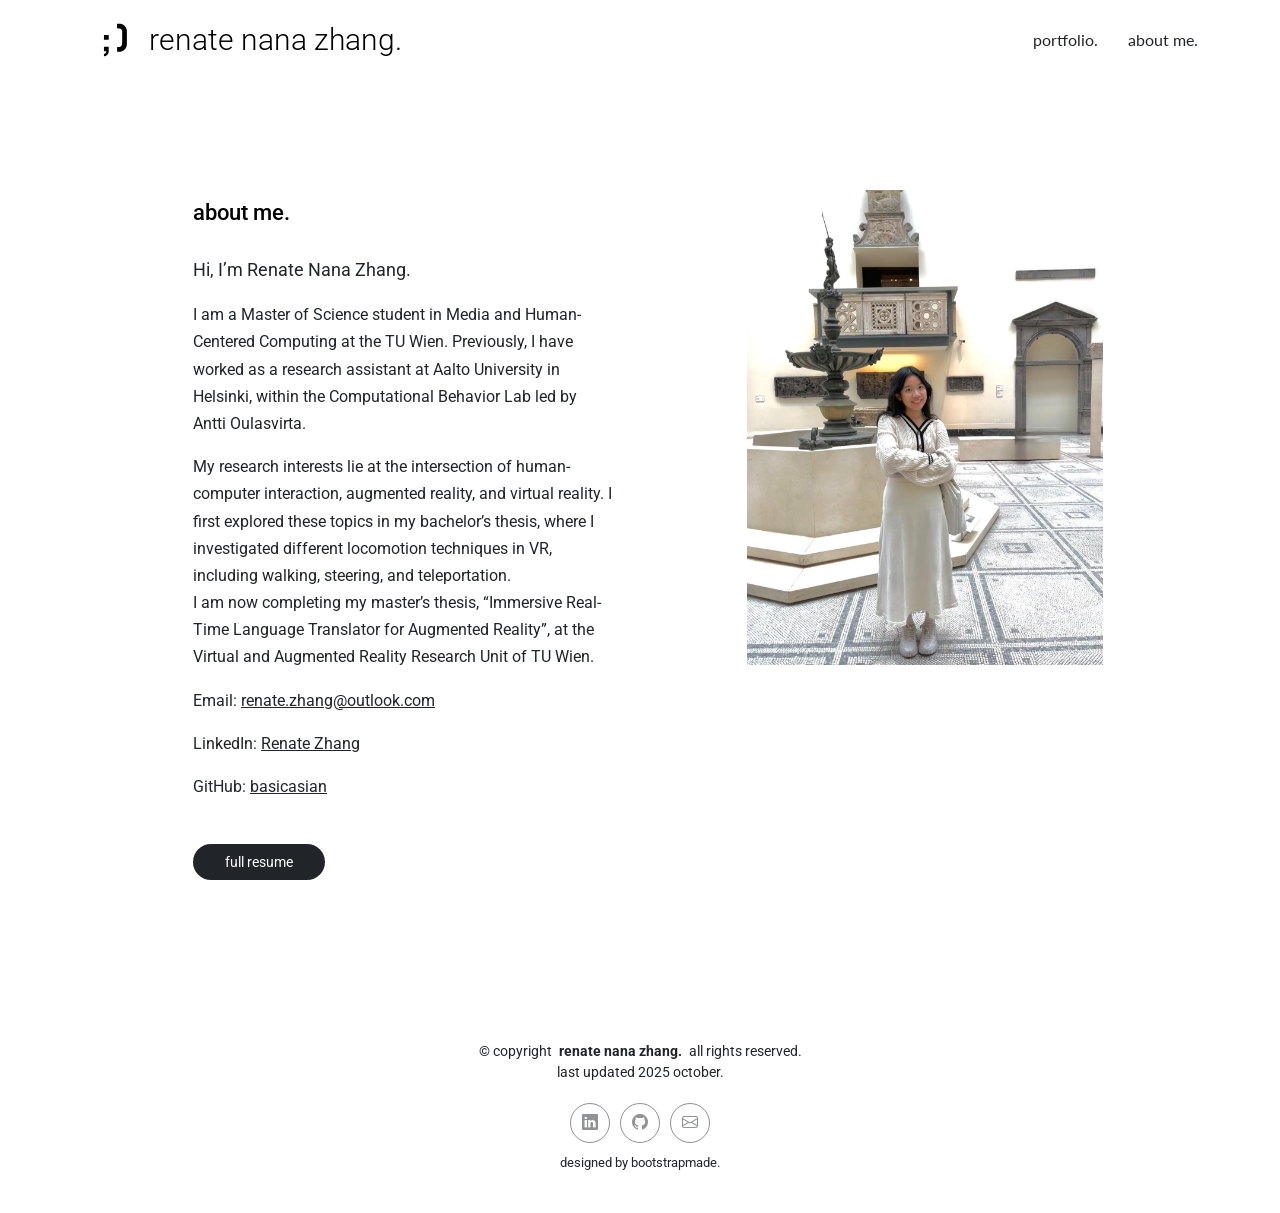
<file: about.html>
<!DOCTYPE html>
<html lang="en">

<head>
  <meta charset="utf-8">
  <meta content="width=device-width, initial-scale=1.0" name="viewport">
  <title>about me.</title>
  <meta name="description" content="">
  <meta name="keywords" content="">

  <!-- Favicons -->
  <link href="assets/img/logo.png" rel="icon">

  <!-- Fonts -->
  <link href="https://fonts.googleapis.com" rel="preconnect">
  <link href="https://fonts.gstatic.com" rel="preconnect" crossorigin>
  <link
    href="https://fonts.googleapis.com/css2?family=Roboto:ital,wght@0,100;0,300;0,400;0,500;0,700;0,900;1,100;1,300;1,400;1,500;1,700;1,900&family=Lato:ital,wght@0,100;0,300;0,400;0,700;0,900;1,100;1,300;1,400;1,700;1,900&display=swap"
    rel="stylesheet">

  <!-- Vendor CSS Files -->
  <link href="assets/vendor/bootstrap/css/bootstrap.min.css" rel="stylesheet">
  <link href="assets/vendor/bootstrap-icons/bootstrap-icons.css" rel="stylesheet">
  <link href="assets/vendor/aos/aos.css" rel="stylesheet">
  <link href="assets/vendor/swiper/swiper-bundle.min.css" rel="stylesheet">
  <link href="assets/vendor/glightbox/css/glightbox.min.css" rel="stylesheet">

  <!-- Main CSS File -->
  <link href="assets/css/main.css" rel="stylesheet">

  <!-- =======================================================
  * Template Name: Active
  * Template URL: https://bootstrapmade.com/active-bootstrap-website-template/
  * Updated: Aug 07 2024 with Bootstrap v5.3.3
  * Author: BootstrapMade.com
  * License: https://bootstrapmade.com/license/
  ======================================================== -->
</head>

<body class="about-page">

  <header id="header" class="header d-flex align-items-center sticky-top">
    <div class="container-fluid container-xl position-relative d-flex align-items-center justify-content-between">

      <a href="index.html" class="logo d-flex align-items-center">
        <!-- Uncomment the line below if you also wish to use an image logo -->
        <img src="assets/img/logo.svg" alt="logo">
        <h1 class="sitename">renate nana zhang.</h1>
      </a>

      <nav id="navmenu" class="navmenu">
        <ul>
          <li><a href="index.html">portfolio.</a></li>
          <li><a href="about.html" class="active">about me.</a></li>
        </ul>
        <i class="mobile-nav-toggle d-xl-none bi bi-list"></i>
      </nav>

    </div>
  </header>


  <main class="main">

    <!-- About 2 Section -->
    <section id="about-2" class="about-2 section">

      <div class="container">
        <div class="content">
          <div class="row justify-content-center">
            <div class="col-sm-12 col-md-5 col-lg-4 col-xl-4 order-lg-2 offset-xl-1 mb-4">
              <div class="img-wrap text-center text-md-left" data-aos="fade-up" data-aos-delay="100">
                <div class="img">
                  <img src="assets/img/me.jpeg" alt="circle image" class="img-fluid">
                </div>
              </div>
            </div>

            <div class="offset-md-0 col-sm-12 col-md-5 col-lg-5 col-xl-5" data-aos="fade-up">
              <div class="px-3">
                <span class="content-subtitle"></span>
                <h2 class="content-title text-start">
                  about me.
                </h2>
                <p class="lead">
                  Hi, I’m Renate Nana Zhang.
                </p>

                <p>
                  I am a Master of Science student in
                  <a href="https://informatics.tuwien.ac.at/master/media-and-human-centered-computing/" target="_blank"
                    rel="noopener noreferrer">
                    Media and Human-Centered Computing
                  </a>
                  at the
                  <a href="https://www.tuwien.at/" target="_blank" rel="noopener noreferrer">
                    TU Wien</a>.
                  Previously, I have worked as a research assistant at
                  <a href="https://www.aalto.fi/en" target="_blank" rel="noopener noreferrer">
                    Aalto University
                  </a> in Helsinki, within the
                  <a href="https://cbl.aalto.fi/" target="_blank" rel="noopener noreferrer">
                    Computational Behavior Lab
                  </a> led by Antti Oulasvirta.
                </p>

                <p class="mb-3">
                  My research interests lie at the intersection of human-computer interaction, augmented reality, and
                  virtual reality.
                  I first explored these topics in my
                  <a href="./assets/pdf/bachelor_thesis.pdf" download="bachelor_thesis_zhang" target="_blank"
                    rel="noopener noreferrer">
                    bachelor’s thesis</a>, where I investigated different locomotion techniques in VR, including walking, steering, and
                  teleportation.
                  <br>
                  I am now completing my master’s thesis,
                  <a href="https://www.vr.tuwien.ac.at/topics/immersive-real-time-language-translator-for-augmented-reality/"
                    target="_blank" rel="noopener noreferrer">
                    “Immersive Real-Time Language Translator for Augmented Reality”</a>, at the
                  <a href="https://www.vr.tuwien.ac.at/" target="_blank" rel="noopener noreferrer">
                    Virtual and Augmented Reality Research Unit
                  </a> of TU Wien.
                </p>

                <p>
                  Email:
                  <u>
                    <a href="mailto: renate.zhang@outlook.com" target="_blank"
                      rel="noopener noreferrer">renate.zhang@outlook.com</a>
                  </u>
                </p>
                <p>
                  LinkedIn:
                  <u>
                    <a href="https://www.linkedin.com/in/renate-zhang/" target="_blank" rel="noopener noreferrer">Renate
                      Zhang</a>
                  </u>
                </p>
                <p>
                  GitHub:
                  <u>
                    <a href="https://github.com/renatezhang" target="_blank" rel="noopener noreferrer">basicasian</a>
                  </u>
                </p>
                <p class="mt-5">
                  <a href="./assets/pdf/cv_zhang2025.pdf" download="cv_zhang" target="_blank" rel="noopener noreferrer"
                    class="btn-get-started">full resume</a>
                </p>
              </div>
            </div>
          </div>
        </div>
      </div>
    </section><!-- /About 2 Section -->


  </main>

  <footer id="footer" class="footer">

    <div class="container">
      <div class="copyright text-center ">
        <p>© <span>copyright</span> <strong class="px-1 sitename">renate nana zhang.</strong> <span>all rights
            reserved.</span></p>
        <p>last updated 2025 october.</p>
      </div>
      <div class="social-links d-flex justify-content-center">
        <a href="https://www.linkedin.com/in/renate-zhang/"><i class="bi bi-linkedin"></i></a>
        <a href="https://github.com/basicasian"><i class="bi bi-github"></i></a>
        <a href="mailto: renate.zhang@outlook.com"><i class="bi bi-envelope"></i></a>
      </div>
      <div class="credits">
        <!-- All the links in the footer should remain intact. -->
        <!-- You can delete the links only if you've purchased the pro version. -->
        <!-- Licensing information: https://bootstrapmade.com/license/ -->
        <!-- Purchase the pro version with working PHP/AJAX contact form: [buy-url] -->
        designed by <a href="https://bootstrapmade.com/">bootstrapmade.</a>
      </div>
    </div>

  </footer>

  <!-- Scroll Top -->
  <a href="#" id="scroll-top" class="scroll-top d-flex align-items-center justify-content-center"><i
      class="bi bi-arrow-up-short"></i></a>

  <!-- Preloader -->
  <div id="preloader"></div>

  <!-- Vendor JS Files -->
  <script src="assets/vendor/bootstrap/js/bootstrap.bundle.min.js"></script>
  <script src="assets/vendor/php-email-form/validate.js"></script>
  <script src="assets/vendor/aos/aos.js"></script>
  <script src="assets/vendor/swiper/swiper-bundle.min.js"></script>
  <script src="assets/vendor/purecounter/purecounter_vanilla.js"></script>
  <script src="assets/vendor/glightbox/js/glightbox.min.js"></script>
  <script src="assets/vendor/imagesloaded/imagesloaded.pkgd.min.js"></script>
  <script src="assets/vendor/isotope-layout/isotope.pkgd.min.js"></script>

  <!-- Main JS File -->
  <script src="assets/js/main.js"></script>

</body>

</html>
</file>
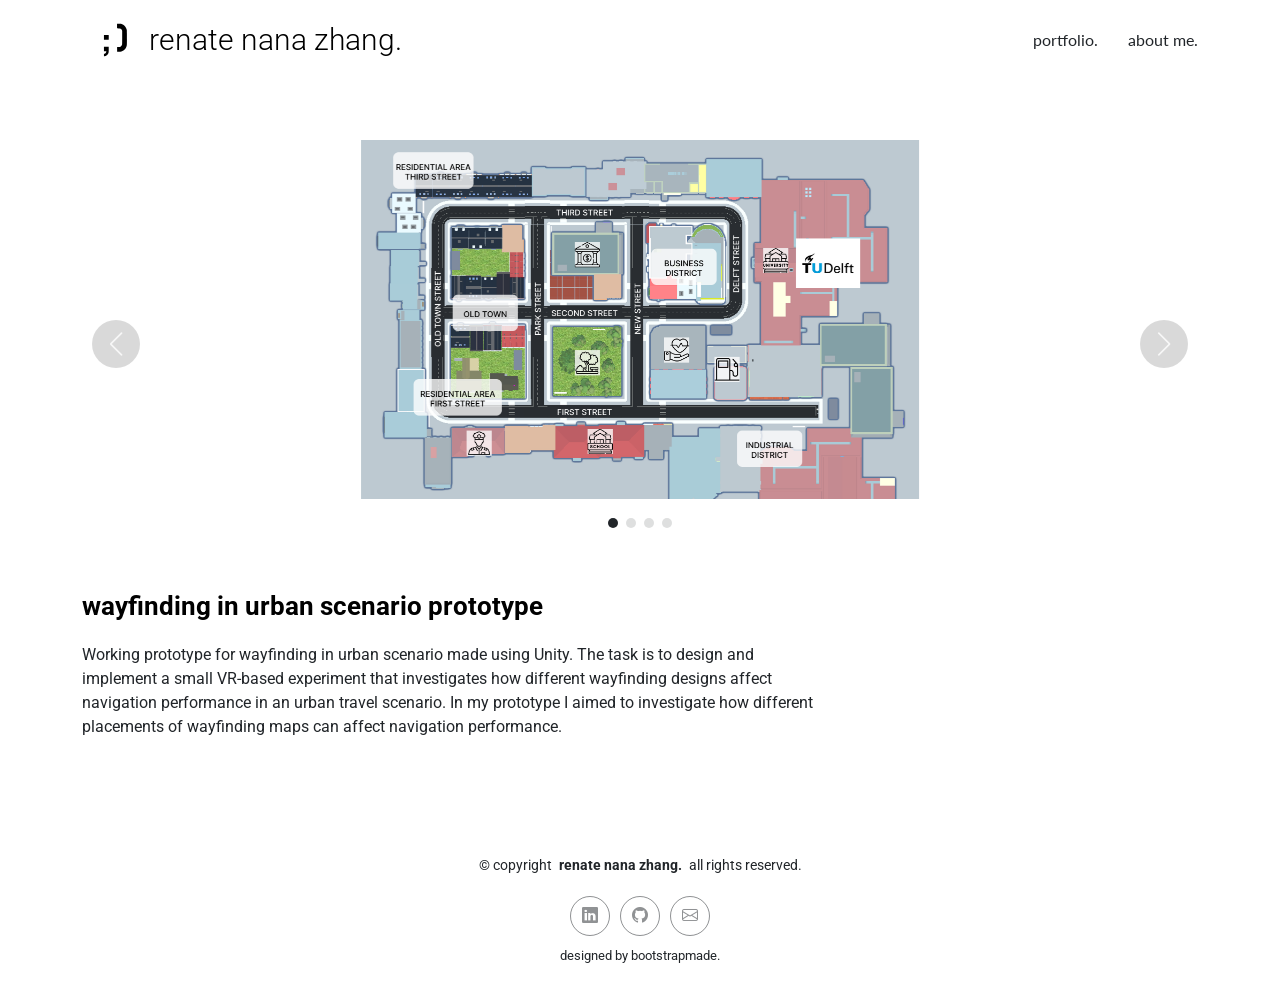
<file: portfolio-delftprototype.html>
<!DOCTYPE html>
<html lang="en">

<head>
  <meta charset="utf-8">
  <meta content="width=device-width, initial-scale=1.0" name="viewport">
  <title>wayfinding in urban scenario prototype.</title>
  <meta name="description" content="">
  <meta name="keywords" content="">

  <!-- Favicons -->
  <link href="assets/img/logo.png" rel="icon">

  <!-- Fonts -->
  <link href="https://fonts.googleapis.com" rel="preconnect">
  <link href="https://fonts.gstatic.com" rel="preconnect" crossorigin>
  <link
    href="https://fonts.googleapis.com/css2?family=Roboto:ital,wght@0,100;0,300;0,400;0,500;0,700;0,900;1,100;1,300;1,400;1,500;1,700;1,900&family=Lato:ital,wght@0,100;0,300;0,400;0,700;0,900;1,100;1,300;1,400;1,700;1,900&display=swap"
    rel="stylesheet">

  <!-- Vendor CSS Files -->
  <link href="assets/vendor/bootstrap/css/bootstrap.min.css" rel="stylesheet">
  <link href="assets/vendor/bootstrap-icons/bootstrap-icons.css" rel="stylesheet">
  <link href="assets/vendor/aos/aos.css" rel="stylesheet">
  <link href="assets/vendor/swiper/swiper-bundle.min.css" rel="stylesheet">
  <link href="assets/vendor/glightbox/css/glightbox.min.css" rel="stylesheet">

  <!-- Main CSS File -->
  <link href="assets/css/main.css" rel="stylesheet">

  <!-- =======================================================
  * Template Name: Active
  * Template URL: https://bootstrapmade.com/active-bootstrap-website-template/
  * Updated: Aug 07 2024 with Bootstrap v5.3.3
  * Author: BootstrapMade.com
  * License: https://bootstrapmade.com/license/
  ======================================================== -->
</head>

<body class="portfolio-details-page">

  <header id="header" class="header d-flex align-items-center sticky-top">
    <div class="container-fluid container-xl position-relative d-flex align-items-center justify-content-between">

      <a href="index.html" class="logo d-flex align-items-center">
        <!-- Uncomment the line below if you also wish to use an image logo -->
        <img src="assets/img/logo.svg" alt="logo">
        <h1 class="sitename">renate nana zhang.</h1>
      </a>

      <nav id="navmenu" class="navmenu">
        <ul>
          <li><a href="index.html" class="active">portfolio.</a></li>
          <li><a href="about.html">about me.</a></li>
        </ul>
        <i class="mobile-nav-toggle d-xl-none bi bi-list"></i>
      </nav>

    </div>
  </header>

  <main class="main">

    <!-- Portfolio Details Section -->
    <section id="portfolio-details" class="portfolio-details section">

      <div class="container" data-aos="fade-up">

        <div class="portfolio-details-slider swiper init-swiper">
          <script type="application/json" class="swiper-config">
            {
              "loop": true,
              "speed": 600,
              "autoplay": {
                "delay": 5000
              },
              "slidesPerView": "auto",
              "navigation": {
                "nextEl": ".swiper-button-next",
                "prevEl": ".swiper-button-prev"
              },
              "pagination": {
                "el": ".swiper-pagination",
                "type": "bullets",
                "clickable": true
              }
            }
          </script>
          <div class="swiper-wrapper align-items-center">

            <div class="swiper-slide">
              <img src="assets/img/portfolio/delft-prototype-map.png" alt="map">
            </div>

            <div class="swiper-slide">
              <img src="assets/img/portfolio/delft-prototype-game1.png" alt="game screenshot">
            </div>

            <div class="swiper-slide">
              <img src="assets/img/portfolio/delft-prototype-game2.png" alt="game screenshot">
            </div>

            <div class="swiper-slide">
              <img src="assets/img/portfolio/delft-prototype-game3.png" alt="game screenshot">
            </div>

          </div>
          <div class="swiper-button-prev"></div>
          <div class="swiper-button-next"></div>
          <div class="swiper-pagination"></div>
        </div>

        <div class="row justify-content-between gy-4 mt-4">

          <div class="col-lg-8" data-aos="fade-up">
            <div class="portfolio-description">
              <h2>wayfinding in urban scenario prototype</h2>
              <p>
                Working prototype for wayfinding in urban scenario made using Unity. The task is to design and implement a small VR-based experiment that investigates how different wayfinding designs affect navigation performance in an urban travel scenario. 
                In my prototype I aimed to investigate how different placements of wayfinding maps can affect navigation performance. </p>
            </div>
          </div>
        </div>

      </div>

    </section><!-- /Portfolio Details Section -->

  </main>

  <footer id="footer" class="footer">

    <div class="container">
      <div class="copyright text-center ">
        <p>© <span>copyright</span> <strong class="px-1 sitename">renate nana zhang.</strong> <span>all rights
            reserved.</span></p>
      </div>
      <div class="social-links d-flex justify-content-center">
        <a href="https://www.linkedin.com/in/renate-zhang/"><i class="bi bi-linkedin"></i></a>
        <a href="https://github.com/basicasian"><i class="bi bi-github"></i></a>
        <a href="mailto: renate.zhang@outlook.com"><i class="bi bi-envelope"></i></a>
      </div>
      <div class="credits">
        <!-- All the links in the footer should remain intact. -->
        <!-- You can delete the links only if you've purchased the pro version. -->
        <!-- Licensing information: https://bootstrapmade.com/license/ -->
        <!-- Purchase the pro version with working PHP/AJAX contact form: [buy-url] -->
        designed by <a href="https://bootstrapmade.com/">bootstrapmade.</a>
      </div>
    </div>

  </footer>

  <!-- Scroll Top -->
  <a href="#" id="scroll-top" class="scroll-top d-flex align-items-center justify-content-center"><i
      class="bi bi-arrow-up-short"></i></a>

  <!-- Preloader -->
  <div id="preloader"></div>

  <!-- Vendor JS Files -->
  <script src="assets/vendor/bootstrap/js/bootstrap.bundle.min.js"></script>
  <script src="assets/vendor/php-email-form/validate.js"></script>
  <script src="assets/vendor/aos/aos.js"></script>
  <script src="assets/vendor/swiper/swiper-bundle.min.js"></script>
  <script src="assets/vendor/purecounter/purecounter_vanilla.js"></script>
  <script src="assets/vendor/glightbox/js/glightbox.min.js"></script>
  <script src="assets/vendor/imagesloaded/imagesloaded.pkgd.min.js"></script>
  <script src="assets/vendor/isotope-layout/isotope.pkgd.min.js"></script>

  <!-- Main JS File -->
  <script src="assets/js/main.js"></script>

</body>

</html>
</file>
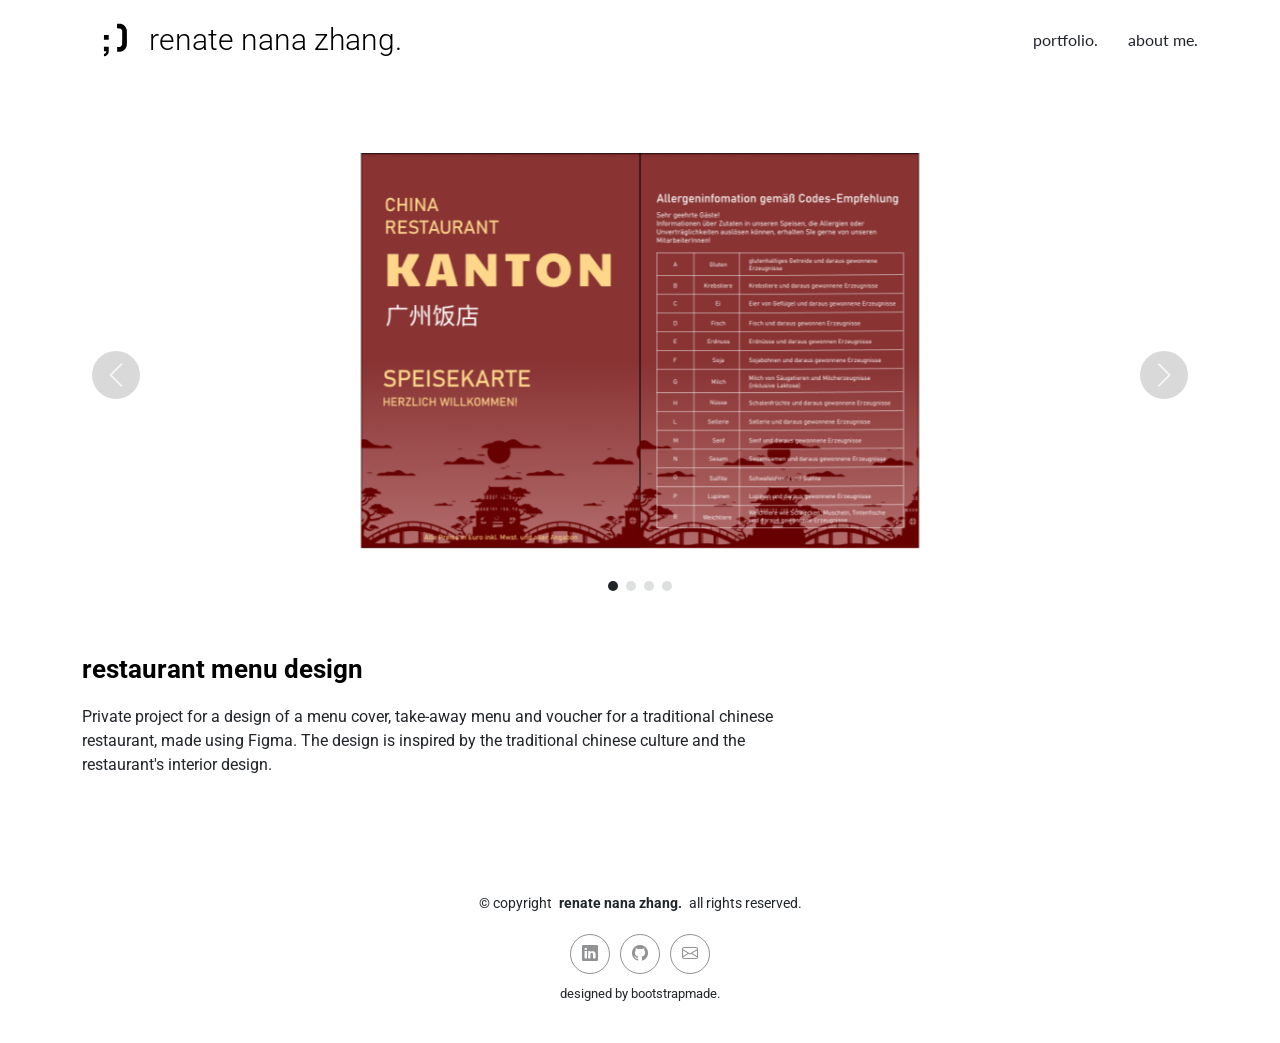
<file: portfolio-restaurant.html>
<!DOCTYPE html>
<html lang="en">

<head>
  <meta charset="utf-8">
  <meta content="width=device-width, initial-scale=1.0" name="viewport">
  <title>restaurant menu design.</title>
  <meta name="description" content="">
  <meta name="keywords" content="">

  <!-- Favicons -->
  <link href="assets/img/logo.png" rel="icon">

  <!-- Fonts -->
  <link href="https://fonts.googleapis.com" rel="preconnect">
  <link href="https://fonts.gstatic.com" rel="preconnect" crossorigin>
  <link
    href="https://fonts.googleapis.com/css2?family=Roboto:ital,wght@0,100;0,300;0,400;0,500;0,700;0,900;1,100;1,300;1,400;1,500;1,700;1,900&family=Lato:ital,wght@0,100;0,300;0,400;0,700;0,900;1,100;1,300;1,400;1,700;1,900&display=swap"
    rel="stylesheet">

  <!-- Vendor CSS Files -->
  <link href="assets/vendor/bootstrap/css/bootstrap.min.css" rel="stylesheet">
  <link href="assets/vendor/bootstrap-icons/bootstrap-icons.css" rel="stylesheet">
  <link href="assets/vendor/aos/aos.css" rel="stylesheet">
  <link href="assets/vendor/swiper/swiper-bundle.min.css" rel="stylesheet">
  <link href="assets/vendor/glightbox/css/glightbox.min.css" rel="stylesheet">

  <!-- Main CSS File -->
  <link href="assets/css/main.css" rel="stylesheet">

  <!-- =======================================================
  * Template Name: Active
  * Template URL: https://bootstrapmade.com/active-bootstrap-website-template/
  * Updated: Aug 07 2024 with Bootstrap v5.3.3
  * Author: BootstrapMade.com
  * License: https://bootstrapmade.com/license/
  ======================================================== -->
</head>

<body class="portfolio-details-page">

  <header id="header" class="header d-flex align-items-center sticky-top">
    <div class="container-fluid container-xl position-relative d-flex align-items-center justify-content-between">

      <a href="index.html" class="logo d-flex align-items-center">
        <!-- Uncomment the line below if you also wish to use an image logo -->
        <img src="assets/img/logo.svg" alt="logo">
        <h1 class="sitename">renate nana zhang.</h1>
      </a>

      <nav id="navmenu" class="navmenu">
        <ul>
          <li><a href="index.html" class="active">portfolio.</a></li>
          <li><a href="about.html">about me.</a></li>
        </ul>
        <i class="mobile-nav-toggle d-xl-none bi bi-list"></i>
      </nav>

    </div>
  </header>

  <main class="main">

    <!-- Portfolio Details Section -->
    <section id="portfolio-details" class="portfolio-details section">

      <div class="container" data-aos="fade-up">

        <div class="portfolio-details-slider swiper init-swiper">
          <script type="application/json" class="swiper-config">
            {
              "loop": true,
              "speed": 600,
              "autoplay": {
                "delay": 5000
              },
              "slidesPerView": "auto",
              "navigation": {
                "nextEl": ".swiper-button-next",
                "prevEl": ".swiper-button-prev"
              },
              "pagination": {
                "el": ".swiper-pagination",
                "type": "bullets",
                "clickable": true
              }
            }
          </script>
          <div class="swiper-wrapper align-items-center">

            <div class="swiper-slide">
              <img src="assets/img/portfolio/restaurant-cover.png" alt="restaurant cover">
            </div>

            <div class="swiper-slide">
              <img src="assets/img/portfolio/restaurant-menuoutside.png" alt="restaurant menu outside">
            </div>

            <div class="swiper-slide">
              <img src="assets/img/portfolio/restaurant-menuinside.png" alt="restaurant menu inside">
            </div>

            <div class="swiper-slide">
              <img src="assets/img/portfolio/restaurant-voucher.png" alt="restaurant voucher">
            </div>

          </div>
          <div class="swiper-button-prev"></div>
          <div class="swiper-button-next"></div>
          <div class="swiper-pagination"></div>
        </div>

        <div class="row justify-content-between gy-4 mt-4">

          <div class="col-lg-8" data-aos="fade-up">
            <div class="portfolio-description">
              <h2>restaurant menu design</h2>
              <p>
                Private project for a design of a menu cover, take-away menu and voucher for a traditional chinese restaurant,
                made using Figma. The design is inspired by the traditional chinese culture and the restaurant's interior design. </p>
            </div>
          </div>
        </div>

      </div>

    </section><!-- /Portfolio Details Section -->

  </main>

  <footer id="footer" class="footer">

    <div class="container">
      <div class="copyright text-center ">
        <p>© <span>copyright</span> <strong class="px-1 sitename">renate nana zhang.</strong> <span>all rights
            reserved.</span></p>
      </div>
      <div class="social-links d-flex justify-content-center">
        <a href="https://www.linkedin.com/in/renate-zhang/"><i class="bi bi-linkedin"></i></a>
        <a href="https://github.com/basicasian"><i class="bi bi-github"></i></a>
        <a href="mailto: renate.zhang@outlook.com"><i class="bi bi-envelope"></i></a>
      </div>
      <div class="credits">
        <!-- All the links in the footer should remain intact. -->
        <!-- You can delete the links only if you've purchased the pro version. -->
        <!-- Licensing information: https://bootstrapmade.com/license/ -->
        <!-- Purchase the pro version with working PHP/AJAX contact form: [buy-url] -->
        designed by <a href="https://bootstrapmade.com/">bootstrapmade.</a>
      </div>
    </div>

  </footer>

  <!-- Scroll Top -->
  <a href="#" id="scroll-top" class="scroll-top d-flex align-items-center justify-content-center"><i
      class="bi bi-arrow-up-short"></i></a>

  <!-- Preloader -->
  <div id="preloader"></div>

  <!-- Vendor JS Files -->
  <script src="assets/vendor/bootstrap/js/bootstrap.bundle.min.js"></script>
  <script src="assets/vendor/php-email-form/validate.js"></script>
  <script src="assets/vendor/aos/aos.js"></script>
  <script src="assets/vendor/swiper/swiper-bundle.min.js"></script>
  <script src="assets/vendor/purecounter/purecounter_vanilla.js"></script>
  <script src="assets/vendor/glightbox/js/glightbox.min.js"></script>
  <script src="assets/vendor/imagesloaded/imagesloaded.pkgd.min.js"></script>
  <script src="assets/vendor/isotope-layout/isotope.pkgd.min.js"></script>

  <!-- Main JS File -->
  <script src="assets/js/main.js"></script>

</body>

</html>
</file>
<file: assets/css/main.css>
/**
* Template Name: Active
* Template URL: https://bootstrapmade.com/active-bootstrap-website-template/
* Updated: Aug 07 2024 with Bootstrap v5.3.3
* Author: BootstrapMade.com
* License: https://bootstrapmade.com/license/
*/

/*--------------------------------------------------------------
# Font & Color Variables
# Help: https://bootstrapmade.com/color-system/
--------------------------------------------------------------*/
/* Fonts */
:root {
  --default-font: "Roboto",  system-ui, -apple-system, "Segoe UI", Roboto, "Helvetica Neue", Arial, "Noto Sans", "Liberation Sans", sans-serif, "Apple Color Emoji", "Segoe UI Emoji", "Segoe UI Symbol", "Noto Color Emoji";
  --heading-font: "Roboto",  sans-serif;
  --nav-font: "Lato",  sans-serif;
}

/* Global Colors - The following color variables are used throughout the website. Updating them here will change the color scheme of the entire website */
:root { 
  --background-color: #ffffff; /* Background color for the entire website, including individual sections */
  --default-color: #212529; /* Default color used for the majority of the text content across the entire website */
  --heading-color: #000000; /* Color for headings, subheadings and title throughout the website */
  --accent-color: #212529; /* Accent color that represents your brand on the website. It's used for buttons, links, and other elements that need to stand out */
  --surface-color: #ffffff; /* The surface color is used as a background of boxed elements within sections, such as cards, icon boxes, or other elements that require a visual separation from the global background. */
  --contrast-color: #ffffff; /* Contrast color for text, ensuring readability against backgrounds of accent, heading, or default colors. */
}

/* Nav Menu Colors - The following color variables are used specifically for the navigation menu. They are separate from the global colors to allow for more customization options */
:root {
  --nav-color: #212529;  /* The default color of the main navmenu links */
  --nav-hover-color: #212529; /* Applied to main navmenu links when they are hovered over or active */
  --nav-mobile-background-color: #ffffff; /* Used as the background color for mobile navigation menu */
  --nav-dropdown-background-color: #ffffff; /* Used as the background color for dropdown items that appear when hovering over primary navigation items */
  --nav-dropdown-color: #212529; /* Used for navigation links of the dropdown items in the navigation menu. */
  --nav-dropdown-hover-color: #212529; /* Similar to --nav-hover-color, this color is applied to dropdown navigation links when they are hovered over. */
}

/* Color Presets - These classes override global colors when applied to any section or element, providing reuse of the sam color scheme. */

.light-background {
  --background-color: #f3f4f4;
  --surface-color: #ffffff;
}

.dark-background {
  --background-color: #060606;
  --default-color: #ffffff;
  --heading-color: #ffffff;
  --surface-color: #252525;
  --contrast-color: #ffffff;
}

/* Smooth scroll */
:root {
  scroll-behavior: smooth;
}

/*--------------------------------------------------------------
# General Styling & Shared Classes
--------------------------------------------------------------*/
body {
  color: var(--default-color);
  background-color: var(--background-color);
  font-family: var(--default-font);
}

a {
  color: var(--accent-color);
  text-decoration: none;
  transition: 0.3s;
}

a:hover {
  color: color-mix(in srgb, var(--accent-color), transparent 40%);
  text-decoration: none;
}

h1,
h2,
h3,
h4,
h5,
h6 {
  color: var(--heading-color);
  font-family: var(--heading-font);
}

/* PHP Email Form Messages
------------------------------*/
.php-email-form .error-message {
  display: none;
  background: #df1529;
  color: #ffffff;
  text-align: left;
  padding: 15px;
  margin-bottom: 24px;
  font-weight: 600;
}

.php-email-form .sent-message {
  display: none;
  color: #ffffff;
  background: #059652;
  text-align: center;
  padding: 15px;
  margin-bottom: 24px;
  font-weight: 600;
}

.php-email-form .loading {
  display: none;
  background: var(--surface-color);
  text-align: center;
  padding: 15px;
  margin-bottom: 24px;
}

.php-email-form .loading:before {
  content: "";
  display: inline-block;
  border-radius: 50%;
  width: 24px;
  height: 24px;
  margin: 0 10px -6px 0;
  border: 3px solid var(--accent-color);
  border-top-color: var(--surface-color);
  animation: php-email-form-loading 1s linear infinite;
}

@keyframes php-email-form-loading {
  0% {
    transform: rotate(0deg);
  }

  100% {
    transform: rotate(360deg);
  }
}

/*--------------------------------------------------------------
# Global Header
--------------------------------------------------------------*/
.header {
  color: var(--default-color);
  background-color: var(--background-color);
  padding: 10px 0;
  transition: all 0.5s;
  z-index: 997;
}

.header .logo {
  line-height: 1;
}

.header .logo img {
  max-height: 50px;
}

.header .logo h1 {
  font-size: 30px;
  margin: 0;
  font-weight: 300;
  color: var(--heading-color);
}

.scrolled .header {
  box-shadow: 0px 0 18px rgba(0, 0, 0, 0.1);
}

/*--------------------------------------------------------------
# Navigation Menu
--------------------------------------------------------------*/
/* Navmenu - Desktop */
@media (min-width: 1200px) {
  .navmenu {
    padding: 0;
  }

  .navmenu ul {
    margin: 0;
    padding: 0;
    display: flex;
    list-style: none;
    align-items: center;
  }

  .navmenu li {
    position: relative;
  }

  .navmenu a,
  .navmenu a:focus {
    color: var(--nav-color);
    padding: 18px 15px;
    font-size: 16px;
    font-family: var(--nav-font);
    font-weight: 400;
    display: flex;
    align-items: center;
    justify-content: space-between;
    white-space: nowrap;
    transition: 0.3s;
  }

  .navmenu a i,
  .navmenu a:focus i {
    font-size: 12px;
    line-height: 0;
    margin-left: 5px;
    transition: 0.3s;
  }

  .navmenu li:last-child a {
    padding-right: 0;
  }

  .navmenu li:hover>a,
  .navmenu .active,
  .navmenu .active:focus {
    color: var(--nav-hover-color);
  }

  .navmenu .dropdown ul {
    margin: 0;
    padding: 10px 0;
    background: var(--nav-dropdown-background-color);
    display: block;
    position: absolute;
    visibility: hidden;
    left: 14px;
    top: 130%;
    opacity: 0;
    transition: 0.3s;
    border-radius: 4px;
    z-index: 99;
    box-shadow: 0px 0px 30px rgba(0, 0, 0, 0.1);
  }

  .navmenu .dropdown ul li {
    min-width: 200px;
  }

  .navmenu .dropdown ul a {
    padding: 10px 20px;
    font-size: 15px;
    text-transform: none;
    color: var(--nav-dropdown-color);
  }

  .navmenu .dropdown ul a i {
    font-size: 12px;
  }

  .navmenu .dropdown ul a:hover,
  .navmenu .dropdown ul .active:hover,
  .navmenu .dropdown ul li:hover>a {
    color: var(--nav-dropdown-hover-color);
  }

  .navmenu .dropdown:hover>ul {
    opacity: 1;
    top: 100%;
    visibility: visible;
  }

  .navmenu .dropdown .dropdown ul {
    top: 0;
    left: -90%;
    visibility: hidden;
  }

  .navmenu .dropdown .dropdown:hover>ul {
    opacity: 1;
    top: 0;
    left: -100%;
    visibility: visible;
  }
}

/* Navmenu - Mobile */
@media (max-width: 1199px) {
  .mobile-nav-toggle {
    color: var(--nav-color);
    font-size: 28px;
    line-height: 0;
    margin-right: 10px;
    cursor: pointer;
    transition: color 0.3s;
  }

  .navmenu {
    padding: 0;
    z-index: 9997;
  }

  .navmenu ul {
    display: none;
    list-style: none;
    position: absolute;
    inset: 60px 20px 20px 20px;
    padding: 10px 0;
    margin: 0;
    border-radius: 6px;
    background-color: var(--nav-mobile-background-color);
    overflow-y: auto;
    transition: 0.3s;
    z-index: 9998;
    box-shadow: 0px 0px 30px rgba(0, 0, 0, 0.1);
  }

  .navmenu a,
  .navmenu a:focus {
    color: var(--nav-color);
    padding: 10px 20px;
    font-family: var(--nav-font);
    font-size: 17px;
    font-weight: 500;
    display: flex;
    align-items: center;
    justify-content: space-between;
    white-space: nowrap;
    transition: 0.3s;
  }

  .navmenu a i,
  .navmenu a:focus i {
    font-size: 12px;
    line-height: 0;
    margin-left: 5px;
    width: 30px;
    height: 30px;
    display: flex;
    align-items: center;
    justify-content: center;
    border-radius: 50%;
    transition: 0.3s;
    background-color: color-mix(in srgb, var(--accent-color), transparent 90%);
  }

  .navmenu a i:hover,
  .navmenu a:focus i:hover {
    background-color: var(--accent-color);
    color: var(--contrast-color);
  }

  .navmenu a:hover,
  .navmenu .active,
  .navmenu .active:focus {
    color: var(--nav-hover-color);
  }

  .navmenu .active i,
  .navmenu .active:focus i {
    background-color: var(--accent-color);
    color: var(--contrast-color);
    transform: rotate(180deg);
  }

  .navmenu .dropdown ul {
    position: static;
    display: none;
    z-index: 99;
    padding: 10px 0;
    margin: 10px 20px;
    background-color: var(--nav-dropdown-background-color);
    border: 1px solid color-mix(in srgb, var(--default-color), transparent 90%);
    box-shadow: none;
    transition: all 0.5s ease-in-out;
  }

  .navmenu .dropdown ul ul {
    background-color: rgba(33, 37, 41, 0.1);
  }

  .navmenu .dropdown ul a {
    color: var(--nav-dropdown-color);
  }

  .navmenu .dropdown ul a:hover,
  .navmenu .dropdown ul .active:hover,
  .navmenu .dropdown ul li:hover>a {
    color: var(--nav-dropdown-hover-color);
  }

  .navmenu .dropdown>.dropdown-active {
    display: block;
    background-color: rgba(33, 37, 41, 0.03);
  }

  .mobile-nav-active {
    overflow: hidden;
  }

  .mobile-nav-active .mobile-nav-toggle {
    color: #fff;
    position: absolute;
    font-size: 32px;
    top: 15px;
    right: 15px;
    margin-right: 0;
    z-index: 9999;
  }

  .mobile-nav-active .navmenu {
    position: fixed;
    overflow: hidden;
    inset: 0;
    background: rgba(33, 37, 41, 0.8);
    transition: 0.3s;
  }

  .mobile-nav-active .navmenu>ul {
    display: block;
  }
}

/*--------------------------------------------------------------
# Global Footer
--------------------------------------------------------------*/
.footer {
  color: var(--default-color);
  background-color: var(--background-color);
  font-size: 14px;
  padding: 40px 0;
  position: relative;
}

.footer .copyright p {
  margin-bottom: 0;
}

.footer .social-links {
  margin-top: 20px;
}

.footer .social-links a {
  display: flex;
  align-items: center;
  justify-content: center;
  width: 40px;
  height: 40px;
  border-radius: 50%;
  border: 1px solid color-mix(in srgb, var(--default-color), transparent 50%);
  font-size: 16px;
  color: color-mix(in srgb, var(--default-color), transparent 50%);
  margin: 0 5px;
  transition: 0.3s;
}

.footer .social-links a:hover {
  color: var(--accent-color);
  border-color: var(--accent-color);
}

.footer .credits {
  margin-top: 10px;
  font-size: 13px;
  text-align: center;
}

/*--------------------------------------------------------------
# Preloader
--------------------------------------------------------------*/
#preloader {
  position: fixed;
  inset: 0;
  z-index: 999999;
  overflow: hidden;
  background: var(--background-color);
  transition: all 0.6s ease-out;
}

#preloader:before {
  content: "";
  position: fixed;
  top: calc(50% - 30px);
  left: calc(50% - 30px);
  border: 6px solid #ffffff;
  border-color: var(--accent-color) transparent var(--accent-color) transparent;
  border-radius: 50%;
  width: 60px;
  height: 60px;
  animation: animate-preloader 1.5s linear infinite;
}

@keyframes animate-preloader {
  0% {
    transform: rotate(0deg);
  }

  100% {
    transform: rotate(360deg);
  }
}

/*--------------------------------------------------------------
# Scroll Top Button
--------------------------------------------------------------*/
.scroll-top {
  position: fixed;
  visibility: hidden;
  opacity: 0;
  right: 15px;
  bottom: 15px;
  z-index: 99999;
  background-color: var(--accent-color);
  width: 40px;
  height: 40px;
  border-radius: 4px;
  transition: all 0.4s;
}

.scroll-top i {
  font-size: 24px;
  color: var(--contrast-color);
  line-height: 0;
}

.scroll-top:hover {
  background-color: color-mix(in srgb, var(--accent-color), transparent 20%);
  color: var(--contrast-color);
}

.scroll-top.active {
  visibility: visible;
  opacity: 1;
}

/*--------------------------------------------------------------
# Disable aos animation delay on mobile devices
--------------------------------------------------------------*/
@media screen and (max-width: 768px) {
  [data-aos-delay] {
    transition-delay: 0 !important;
  }
}

/*--------------------------------------------------------------
# Global Page Titles & Breadcrumbs
--------------------------------------------------------------*/
.page-title {
  color: var(--default-color);
  background-color: var(--background-color);
  padding: 20px 0;
  position: relative;
}

.page-title h1 {
  font-size: 24px;
  font-weight: 300;
  margin: 0 0 5px 0;
}

.page-title .breadcrumbs ol {
  display: flex;
  flex-wrap: wrap;
  list-style: none;
  padding: 0;
  margin: 0;
  font-size: 14px;
  font-weight: 400;
}

.page-title .breadcrumbs ol li+li {
  padding-left: 10px;
}

.page-title .breadcrumbs ol li+li::before {
  content: "/";
  display: inline-block;
  padding-right: 10px;
  color: color-mix(in srgb, var(--default-color), transparent 70%);
}

/*--------------------------------------------------------------
# Global Sections
--------------------------------------------------------------*/
section,
.section {
  color: var(--default-color);
  background-color: var(--background-color);
  padding: 60px 0;
  scroll-margin-top: 100px;
  overflow: clip;
}

@media (max-width: 1199px) {

  section,
  .section {
    scroll-margin-top: 66px;
  }
}

/*--------------------------------------------------------------
# Global Section Titles
--------------------------------------------------------------*/
.section-title {
  text-align: center;
  padding-bottom: 60px;
  position: relative;
}

.section-title h2 {
  font-size: 22px;
  font-weight: 500;
  margin-bottom: 0;
}

.section-title p {
  font-size: 15px;
  margin-bottom: 10px;
}

/*--------------------------------------------------------------
# About Section
--------------------------------------------------------------*/
.about .btn-get-started {
  background-color: var(--accent-color);
  color: var(--contrast-color);
  border-radius: 30px;
  padding: 8px 30px;
  border: 2px solid transparent;
  transition: 0.3s all ease-in-out;
  font-size: 14px;
}

.about .btn-get-started:hover {
  border-color: var(--accent-color);
  background-color: transparent;
  color: var(--accent-color);
}

.about h1 {
  color: var(--heading-color);
  font-size: 30px;
}

.about p {
  line-height: 1.7;
  color: var(--default-color);
}

.about .swiper-pagination {
  position: absolute;
  bottom: 30px;
}

.about .swiper-pagination .swiper-pagination-bullet {
  margin: 0 5px;
  background: #ffffff;
  opacity: 0.3;
}

.about .swiper-pagination .swiper-pagination-bullet.swiper-pagination-bullet-active {
  background: var(--accent-color);
  opacity: 1;
}

.about .section-subtitle {
  font-size: 15px;
  margin-bottom: 10px;
  display: block;
  color: var(--default-color);
}

/*--------------------------------------------------------------
# About 2 Section
--------------------------------------------------------------*/
.about-2 .content {
  background-color: var(--surface-color);
  padding-top: 50px;
  padding-bottom: 50px;
}

.about-2 .content-subtitle {
  font-size: 15px;
  margin-bottom: 10px;
  display: block;
  color: var(--default-color);
}

.about-2 .content-title {
  color: var(--heading-color);
  font-size: 22px;
  margin-bottom: 30px;
}

.about-2 p {
  line-height: 1.7;
  color: var(--default-color);
}

.about-2 .btn-get-started {
  background-color: var(--accent-color);
  color: var(--contrast-color);
  border-radius: 30px;
  padding: 8px 30px;
  border: 2px solid transparent;
  transition: 0.3s all ease-in-out;
  font-size: 14px;
}

.about-2 .btn-get-started:hover {
  border-color: var(--accent-color);
  background-color: transparent;
  color: var(--accent-color);
}

.about-2 .lead {
  line-height: 1.6;
  font-size: 18px;
  font-weight: normal;
  color: var(--default-color);
}

/*--------------------------------------------------------------
# Services Section
--------------------------------------------------------------*/
.services {
  padding-top: 60px;
  padding-bottom: 60px;
}

.services .services-item .services-icon {
  color: var(--accent-color);
  margin-bottom: 20px;
}

.services .services-item .services-icon i {
  font-size: 48px;
}

.services .services-item h3 {
  font-size: 17px;
  font-weight: 400;
  color: var(--heading-color);
}

/*--------------------------------------------------------------
# Stats Section
--------------------------------------------------------------*/
.stats {
  padding-top: 60px;
}

.stats .content-subtitle {
  font-size: 15px;
  margin-bottom: 10px;
  display: block;
  color: var(--default-color);
}

.stats .lead {
  line-height: 1.6;
  font-size: 18px;
  font-weight: normal;
  color: var(--default-color);
}

.stats .content-title {
  color: var(--heading-color);
  font-size: 22px;
  margin-bottom: 30px;
}

.stats p {
  line-height: 1.7;
  color: var(--default-color);
}

.stats .btn-get-started {
  background-color: var(--accent-color);
  color: var(--contrast-color);
  border-radius: 30px;
  padding: 8px 30px;
  border: 2px solid transparent;
  transition: 0.3s all ease-in-out;
  font-size: 14px;
}

.stats .btn-get-started:hover {
  border-color: var(--accent-color);
  background-color: transparent;
  color: var(--accent-color);
}

.stats .count-numbers .number {
  font-size: 1.8rem;
  color: var(--heading-color);
  position: relative;
  display: block;
  padding-bottom: 7px;
  margin-bottom: 10px;
}

.stats .count-numbers .number:after {
  content: "";
  left: 0;
  bottom: 0;
  position: absolute;
  width: 20px;
  height: 2px;
  background: var(--accent-color);
}

/*--------------------------------------------------------------
# Blog Posts Section
--------------------------------------------------------------*/
.blog-posts .title-wrap {
  padding-bottom: 30px;
}

.blog-posts .content-subtitle {
  font-size: 15px;
  margin-bottom: 10px;
  display: block;
  color: var(--default-color);
}

.blog-posts .content-title {
  color: var(--heading-color);
  font-size: 22px;
  margin-bottom: 30px;
}

.blog-posts .post-entry .thumb {
  margin-bottom: 20px;
}

.blog-posts .post-entry .thumb img {
  transition: 0.3s all ease;
}

.blog-posts .post-entry .thumb:hover img {
  opacity: 0.8;
}

.blog-posts .post-entry .meta {
  font-size: 12px;
  margin-bottom: 20px;
}

.blog-posts .post-entry .meta .cat {
  text-transform: uppercase;
  font-weight: normal;
  color: var(--heading-color);
}

.blog-posts .post-entry .meta .date {
  color: color-mix(in srgb, var(--default-color), transparent 25%);
}

.blog-posts .post-entry .post-content {
  padding-left: 30px;
  padding-right: 30px;
}

.blog-posts .post-entry .post-content h3 {
  font-size: 18px;
  line-height: 1.2;
}

.blog-posts .post-entry .post-content h3 a {
  color: var(--heading-color);
}

.blog-posts .post-entry .post-content h3 a:hover {
  color: var(--accent-color);
}

.blog-posts .author .pic {
  flex: 0 0 50px;
  margin-right: 20px;
}

.blog-posts .author .author-name {
  line-height: 1.3;
}

.blog-posts .author .author-name strong {
  color: var(--heading-color);
  font-weight: normal;
}

.blog-posts .author .author-name span {
  font-size: 14px;
  color: color-mix(in srgb, var(--default-color), transparent 25%);
}

/*--------------------------------------------------------------
# Tabs Section
--------------------------------------------------------------*/
.tabs .service-item .service-icon {
  display: flex;
  align-items: center;
  justify-content: center;
  width: 40px;
  height: 40px;
  flex: 0 0 40px;
  border-radius: 4px;
  position: relative;
  color: var(--accent-color);
  background-color: color-mix(in srgb, var(--default-color), transparent 95%);
  margin-right: 20px;
  font-size: 16px;
}

.tabs .service-item .service-contents h3 {
  font-size: 16px;
  color: var(--heading-color);
}

.tabs .service-item.link {
  padding: 20px;
  margin-bottom: 10px;
  border-radius: 7px;
}

.tabs .service-item.link .service-contents {
  color: var(--default-color);
}

.tabs .service-item.link .service-contents *:last-child {
  margin-bottom: 0;
}

.tabs .service-item.link:hover {
  background: color-mix(in srgb, var(--default-color), transparent 96%);
}

.tabs .service-item.link:hover .service-icon {
  background-color: color-mix(in srgb, var(--default-color), transparent 90%);
  color: var(--default-color);
}

.tabs .service-item.link.active {
  background: var(--surface-color);
}

.tabs .service-item.link.active .service-icon {
  background-color: var(--accent-color);
  color: var(--contrast-color);
}

/*--------------------------------------------------------------
# Services 2 Section
--------------------------------------------------------------*/
.services-2 .content-subtitle {
  font-size: 15px;
  margin-bottom: 10px;
  display: block;
  color: var(--default-color);
}

.services-2 .content-title {
  color: var(--heading-color);
  font-size: 22px;
  margin-bottom: 30px;
}

.services-2 p {
  line-height: 1.7;
  color: var(--default-color);
}

.services-2 .lead {
  line-height: 1.6;
  font-size: 18px;
  font-weight: normal;
  color: var(--default-color);
}

.services-2 .btn-get-started {
  background-color: var(--accent-color);
  color: var(--contrast-color);
  border-radius: 30px;
  padding: 8px 30px;
  border: 2px solid transparent;
  transition: 0.3s all ease-in-out;
  font-size: 14px;
}

.services-2 .btn-get-started:hover {
  border-color: var(--accent-color);
  background-color: transparent;
  color: var(--accent-color);
}

.services-2 .services-item .services-icon {
  color: var(--accent-color);
  margin-bottom: 20px;
}

.services-2 .services-item .services-icon i {
  font-size: 48px;
}

.services-2 .services-item h3 {
  font-size: 17px;
  font-weight: 400;
  color: var(--heading-color);
}

/*--------------------------------------------------------------
# Pricing Section
--------------------------------------------------------------*/
.pricing .pricing-item {
  background-color: var(--surface-color);
  box-shadow: 0px 5px 90px rgba(0, 0, 0, 0.1);
  padding: 40px 20px;
  text-align: center;
  border-radius: 8px;
  position: relative;
  overflow: hidden;
}

.pricing .pricing-item h3 {
  padding: 15px;
  margin-top: 15px;
  font-size: 18px;
  font-weight: 600;
}

.pricing .pricing-item h4 {
  color: var(--accent-color);
  font-size: 42px;
  font-family: var(--default-font);
  font-weight: 500;
}

.pricing .pricing-item h4 sup {
  font-size: 20px;
  top: -15px;
  left: -3px;
}

.pricing .pricing-item h4 span {
  color: color-mix(in srgb, var(--default-color), transparent 40%);
  font-size: 16px;
  font-weight: 300;
}

.pricing .pricing-item ul {
  padding: 20px 0;
  list-style: none;
  text-align: center;
  line-height: 20px;
  font-size: 14px;
}

.pricing .pricing-item ul li {
  padding-bottom: 16px;
}

.pricing .pricing-item ul .na {
  color: color-mix(in srgb, var(--default-color), transparent 60%);
  text-decoration: line-through;
}

.pricing .pricing-item .btn-wrap {
  padding: 15px;
  text-align: center;
}

.pricing .pricing-item .btn-buy {
  color: var(--accent-color);
  background-color: transparent;
  border: 2px solid var(--accent-color);
  display: inline-block;
  padding: 10px 40px 12px 40px;
  border-radius: 50px;
  font-size: 14px;
  font-family: var(--heading-font);
  font-weight: 600;
  transition: 0.3s;
}

.pricing .pricing-item .btn-buy:hover {
  background: var(--accent-color);
  color: var(--contrast-color);
}

.pricing .recommended .btn-buy {
  background: var(--accent-color);
  color: var(--contrast-color);
}

.pricing .recommended .btn-buy:hover {
  background: color-mix(in srgb, var(--accent-color), transparent 20%);
  border-color: color-mix(in srgb, var(--accent-color), transparent 20%);
}

.pricing .recommended-badge {
  position: absolute;
  top: 20px;
  left: 50%;
  transform: translateX(-50%);
  z-index: 1;
  font-size: 13px;
  padding: 3px 25px 6px 25px;
  background: color-mix(in srgb, var(--accent-color), transparent 92%);
  color: var(--accent-color);
  border-radius: 50px;
}

/*--------------------------------------------------------------
# Faq Section
--------------------------------------------------------------*/
.faq .content-subtitle {
  font-size: 15px;
  margin-bottom: 10px;
  display: block;
  color: var(--default-color);
}

.faq .content-title {
  color: var(--heading-color);
  font-size: 22px;
  margin-bottom: 30px;
}

.faq p {
  line-height: 1.7;
  color: var(--default-color);
}

.faq .custom-accordion .accordion-item {
  background-color: var(--surface-color);
  margin-bottom: 0px;
  position: relative;
  border-radius: 0px;
  overflow: hidden;
}

.faq .custom-accordion .accordion-item .btn-link {
  display: block;
  width: 100%;
  padding: 15px 0;
  text-decoration: none;
  text-align: left;
  color: var(--default-color);
  border: none;
  padding-left: 40px;
  border-radius: 0;
  position: relative;
  background-color: color-mix(in srgb, var(--default-color), transparent 94%);
}

.faq .custom-accordion .accordion-item .btn-link:before {
  content: "\f282";
  display: inline-block;
  font-family: "bootstrap-icons" !important;
  font-style: normal;
  font-weight: normal !important;
  font-variant: normal;
  text-transform: none;
  line-height: 1;
  vertical-align: -0.125em;
  -webkit-font-smoothing: antialiased;
  position: absolute;
  top: 50%;
  transform: translateY(-50%);
  left: 15px;
}

.faq .custom-accordion .accordion-item .btn-link[aria-expanded=true] {
  color: var(--accent-color);
}

.faq .custom-accordion .accordion-item .btn-link[aria-expanded=true]:before {
  font-family: "bootstrap-icons" !important;
  content: "\f286";
  position: absolute;
  color: var(--accent-color);
  top: 50%;
  transform: translateY(-50%);
}

.faq .custom-accordion .accordion-item .accordion-body {
  padding: 20px 20px 20px 20px;
  color: var(--default-color);
}

/*--------------------------------------------------------------
# Testimonials Section
--------------------------------------------------------------*/
.testimonials p {
  line-height: 1.7;
  color: var(--default-color);
}

.testimonials .testimonial {
  max-width: 500px;
  text-align: center;
  margin-bottom: 30px;
}

.testimonials .testimonial .name {
  font-size: 18px;
  color: var(--heading-color);
}

.testimonials .testimonial .img-wrap img {
  margin: 0 auto;
  width: 70px;
  border-radius: 50%;
}

.testimonials .swiper-pagination {
  position: absolute;
  bottom: 0px;
}

.testimonials .swiper-pagination .swiper-pagination-bullet {
  margin: 0 5px;
  background-color: color-mix(in srgb, var(--default-color) 65%, transparent);
  opacity: 0.3;
}

.testimonials .swiper-pagination .swiper-pagination-bullet.swiper-pagination-bullet-active {
  background: var(--accent-color);
  opacity: 1;
}

/*--------------------------------------------------------------
# Portfolio Section
--------------------------------------------------------------*/
.portfolio .portfolio-filters-container {
  margin-bottom: 40px;
}

.portfolio .portfolio-filters {
  display: flex;
  justify-content: center;
  gap: 15px;
  flex-wrap: wrap;
  padding: 0;
  margin: 0;
  list-style: none;
}

.portfolio .portfolio-filters li {
  font-size: 15px;
  font-weight: 500;
  padding: 8px 20px;
  cursor: pointer;
  border-radius: 30px;
  background-color: color-mix(in srgb, var(--surface-color), transparent 50%);
  color: var(--default-color);
  transition: all 0.3s ease-in-out;
}

.portfolio .portfolio-filters li:hover {
  background-color: color-mix(in srgb, var(--accent-color), transparent 85%);
  color: var(--accent-color);
  transform: translateY(-2px);
}

.portfolio .portfolio-filters li.filter-active {
  background-color: var(--accent-color);
  color: var(--contrast-color);
}

.portfolio .portfolio-card {
  background-color: var(--surface-color);
  border-radius: 15px;
  overflow: hidden;
  box-shadow: 0 5px 25px rgba(0, 0, 0, 0.05);
  transition: all 0.3s ease-in-out;
}

.portfolio .portfolio-card:hover {
  transform: translateY(-10px);
  box-shadow: 0 8px 35px rgba(0, 0, 0, 0.1);
}

.portfolio .portfolio-card:hover .portfolio-overlay {
  opacity: 1;
  visibility: visible;
}

.portfolio .portfolio-card:hover .portfolio-overlay .portfolio-actions {
  transform: translateY(0);
}

.portfolio .portfolio-card .portfolio-image {
  position: relative;
  overflow: hidden;
  aspect-ratio: 16/10;
}

.portfolio .portfolio-card .portfolio-image img {
  width: 100%;
  height: 100%;
  object-fit: cover;
  transition: transform 0.6s ease-in-out;
}

.portfolio .portfolio-card .portfolio-overlay {
  position: absolute;
  top: 0;
  left: 0;
  width: 100%;
  height: 100%;
  background: linear-gradient(to top, rgba(0, 0, 0, 0.7), transparent);
  opacity: 0;
  visibility: hidden;
  transition: all 0.4s ease-in-out;
  display: flex;
  align-items: flex-end;
  padding: 20px;
}

.portfolio .portfolio-card .portfolio-overlay .portfolio-actions {
  transform: translateY(20px);
  transition: all 0.4s ease-in-out;
  display: flex;
  gap: 15px;
}

.portfolio .portfolio-card .portfolio-overlay .portfolio-actions a {
  width: 45px;
  height: 45px;
  background-color: var(--surface-color);
  border-radius: 50%;
  display: flex;
  align-items: center;
  justify-content: center;
  color: var(--accent-color);
  font-size: 20px;
  transition: all 0.3s ease;
}

.portfolio .portfolio-card .portfolio-overlay .portfolio-actions a:hover {
  background-color: var(--accent-color);
  color: var(--contrast-color);
  transform: scale(1.1);
}

.portfolio .portfolio-card .portfolio-content {
  padding: 25px;
}

.portfolio .portfolio-card .portfolio-content .category {
  font-size: 14px;
  color: var(--accent-color);
  text-transform: uppercase;
  letter-spacing: 1px;
  font-weight: 500;
  display: block;
  margin-bottom: 10px;
}

.portfolio .portfolio-card .portfolio-content h3 {
  font-size: 20px;
  margin: 0 0 15px;
  font-weight: 600;
  transition: color 0.3s ease;
}

.portfolio .portfolio-card .portfolio-content h3:hover {
  color: var(--accent-color);
}

.portfolio .portfolio-card .portfolio-content p {
  font-size: 15px;
  color: color-mix(in srgb, var(--default-color), transparent 30%);
  margin: 0;
  line-height: 1.6;
}

@media (max-width: 768px) {
  .portfolio .portfolio-filters li {
    font-size: 14px;
    padding: 6px 15px;
  }

  .portfolio .portfolio-card .portfolio-content {
    padding: 20px;
  }

  .portfolio .portfolio-card .portfolio-content h3 {
    font-size: 18px;
  }

  .portfolio .portfolio-card .portfolio-content p {
    font-size: 14px;
  }
}

/*--------------------------------------------------------------
# Portfolio Details Section
--------------------------------------------------------------*/
.portfolio-details .portfolio-details-slider img {
  width: 50%;
  display: block;
  margin-left: auto;
  margin-right: auto;
}

.portfolio-details .swiper-wrapper {
  height: auto;
}

.portfolio-details .swiper-button-prev,
.portfolio-details .swiper-button-next {
  width: 48px;
  height: 48px;
}

.portfolio-details .swiper-button-prev:after,
.portfolio-details .swiper-button-next:after {
  color: rgba(255, 255, 255, 0.8);
  background-color: rgba(0, 0, 0, 0.15);
  font-size: 24px;
  border-radius: 50%;
  width: 48px;
  height: 48px;
  display: flex;
  align-items: center;
  justify-content: center;
  transition: 0.3s;
}

.portfolio-details .swiper-button-prev:hover:after,
.portfolio-details .swiper-button-next:hover:after {
  background-color: rgba(0, 0, 0, 0.3);
}

@media (max-width: 575px) {

  .portfolio-details .swiper-button-prev,
  .portfolio-details .swiper-button-next {
    display: none;
  }
}

.portfolio-details .swiper-pagination {
  margin-top: 20px;
  position: relative;
}

.portfolio-details .swiper-pagination .swiper-pagination-bullet {
  width: 10px;
  height: 10px;
  background-color: color-mix(in srgb, var(--default-color), transparent 85%);
  opacity: 1;
}

.portfolio-details .swiper-pagination .swiper-pagination-bullet-active {
  background-color: var(--accent-color);
}

.portfolio-details .portfolio-info h3 {
  font-size: 22px;
  font-weight: 700;
  margin-bottom: 20px;
  padding-bottom: 20px;
  position: relative;
}

.portfolio-details .portfolio-info h3:after {
  content: "";
  position: absolute;
  display: block;
  width: 50px;
  height: 3px;
  background: var(--accent-color);
  left: 0;
  bottom: 0;
}

.portfolio-details .portfolio-info ul {
  list-style: none;
  padding: 0;
  font-size: 15px;
}

.portfolio-details .portfolio-info ul li {
  display: flex;
  flex-direction: column;
  padding-bottom: 15px;
}

.portfolio-details .portfolio-info ul strong {
  text-transform: uppercase;
  font-weight: 400;
  color: color-mix(in srgb, var(--default-color), transparent 50%);
  font-size: 14px;
}

.portfolio-details .portfolio-info .btn-visit {
  padding: 8px 40px;
  background: var(--accent-color);
  color: var(--contrast-color);
  border-radius: 50px;
  transition: 0.3s;
}

.portfolio-details .portfolio-info .btn-visit:hover {
  background: color-mix(in srgb, var(--accent-color), transparent 20%);
}

.portfolio-details .portfolio-description h2 {
  font-size: 26px;
  font-weight: 700;
  margin-bottom: 20px;
}

.portfolio-details .portfolio-description p {
  padding: 0;
}

.portfolio-details .portfolio-description .testimonial-item {
  padding: 30px 30px 0 30px;
  position: relative;
  background: color-mix(in srgb, var(--default-color), transparent 97%);
  margin-bottom: 50px;
}

.portfolio-details .portfolio-description .testimonial-item .testimonial-img {
  width: 90px;
  border-radius: 50px;
  border: 6px solid var(--background-color);
  float: left;
  margin: 0 10px 0 0;
}

.portfolio-details .portfolio-description .testimonial-item h3 {
  font-size: 18px;
  font-weight: bold;
  margin: 15px 0 5px 0;
  padding-top: 20px;
}

.portfolio-details .portfolio-description .testimonial-item h4 {
  font-size: 14px;
  color: #6c757d;
  margin: 0;
}

.portfolio-details .portfolio-description .testimonial-item .quote-icon-left,
.portfolio-details .portfolio-description .testimonial-item .quote-icon-right {
  color: color-mix(in srgb, var(--accent-color), transparent 50%);
  font-size: 26px;
  line-height: 0;
}

.portfolio-details .portfolio-description .testimonial-item .quote-icon-left {
  display: inline-block;
  left: -5px;
  position: relative;
}

.portfolio-details .portfolio-description .testimonial-item .quote-icon-right {
  display: inline-block;
  right: -5px;
  position: relative;
  top: 10px;
  transform: scale(-1, -1);
}

.portfolio-details .portfolio-description .testimonial-item p {
  font-style: italic;
  margin: 0 0 15px 0 0 0;
  padding: 0;
}

/*--------------------------------------------------------------
# Team Section
--------------------------------------------------------------*/
.team .team h3 {
  font-size: 20px;
}

.team .team h3 a {
  color: var(--heading-color);
}

.team .team .pic {
  margin-bottom: 30px;
}

.team .team .pic img {
  border-radius: 4px;
}

.team .team .position {
  display: block;
  margin-bottom: 20px;
  font-size: 14px;
  color: color-mix(in srgb, var(--heading-color), transparent 30%);
}

.team p {
  line-height: 1.7;
  color: var(--default-color);
}

.team .more {
  position: relative;
  padding-right: 30px;
  display: inline-block;
}

.team .more span {
  position: absolute;
  top: 50%;
  right: 0;
  font-size: 16px;
  transform: translateY(-50%);
  width: 20px;
  height: 20px;
  background: transparent;
  color: var(--contrast-color);
  line-height: 1.6;
  text-align: center;
  transition: 0.3s all ease;
}

.team .more span:before {
  position: absolute;
  top: 50%;
  left: 50%;
  transform: translate(-50%, -50%);
}

.team .more:hover {
  color: var(--contrast-color);
}

.team .more:hover span {
  background: var(--accent-color);
}

.team .more.dark {
  color: var(--default-color);
}

.team .more.dark>span {
  color: var(--default-color);
}

.team .more.dark:hover {
  color: var(--accent-color);
}

.team .more.dark:hover span {
  color: var(--contrast-color);
  background: var(--accent-color);
}

.team .swiper-wrapper {
  height: auto;
}

.team .slider-nav a {
  width: 40px;
  height: 40px;
  position: relative;
  background: var(--accent-color);
  border-radius: 4px;
  transition: 0.2s all ease;
  display: flex;
  align-items: center;
  justify-content: center;
}

.team .slider-nav a i {
  color: var(--contrast-color);
}

.team .slider-nav a:hover {
  background-color: color-mix(in srgb, var(--accent-color) 90%, white 15%);
}

.team .slider-nav a:first-child {
  margin-right: 5px;
}

/*--------------------------------------------------------------
# Blog Posts 2 Section
--------------------------------------------------------------*/
.blog-posts-2 article {
  height: 100%;
}

.blog-posts-2 .post-img {
  max-height: 440px;
  overflow: hidden;
}

.blog-posts-2 .title {
  font-size: 20px;
  font-weight: 700;
  padding: 0;
  margin: 5px 0;
}

.blog-posts-2 .title a {
  color: var(--heading-color);
  transition: 0.3s;
}

.blog-posts-2 .title a:hover {
  color: var(--accent-color);
}

.blog-posts-2 .meta-top {
  margin-top: 10px;
  color: color-mix(in srgb, var(--default-color), transparent 40%);
}

.blog-posts-2 .meta-top ul {
  display: flex;
  flex-wrap: wrap;
  list-style: none;
  align-items: center;
  padding: 0;
  margin: 0;
}

.blog-posts-2 .meta-top i {
  font-size: 24px;
  line-height: 0;
  color: color-mix(in srgb, var(--default-color), transparent 50%);
}

.blog-posts-2 .meta-top a {
  color: color-mix(in srgb, var(--default-color), transparent 40%);
  font-size: 14px;
  display: inline-block;
  line-height: 1;
}

/*--------------------------------------------------------------
# Blog Pagination Section
--------------------------------------------------------------*/
.blog-pagination {
  padding-top: 0;
  color: color-mix(in srgb, var(--default-color), transparent 40%);
}

.blog-pagination ul {
  display: flex;
  padding: 0;
  margin: 0;
  list-style: none;
}

.blog-pagination li {
  margin: 0 5px;
  transition: 0.3s;
}

.blog-pagination li a {
  color: color-mix(in srgb, var(--default-color), transparent 40%);
  padding: 7px 16px;
  display: flex;
  align-items: center;
  justify-content: center;
}

.blog-pagination li a.active,
.blog-pagination li a:hover {
  background: var(--accent-color);
  color: var(--contrast-color);
}

.blog-pagination li a.active a,
.blog-pagination li a:hover a {
  color: var(--contrast-color);
}

/*--------------------------------------------------------------
# Blog Details Section
--------------------------------------------------------------*/
.blog-details {
  padding-bottom: 30px;
}

.blog-details .article {
  background-color: var(--surface-color);
  padding: 30px;
  box-shadow: 0 4px 16px rgba(0, 0, 0, 0.1);
}

.blog-details .post-img {
  margin: -30px -30px 20px -30px;
  overflow: hidden;
}

.blog-details .title {
  color: var(--heading-color);
  font-size: 28px;
  font-weight: 700;
  padding: 0;
  margin: 30px 0;
}

.blog-details .content {
  margin-top: 20px;
}

.blog-details .content h3 {
  font-size: 22px;
  margin-top: 30px;
  font-weight: bold;
}

.blog-details .content blockquote {
  overflow: hidden;
  background-color: color-mix(in srgb, var(--default-color), transparent 95%);
  padding: 60px;
  position: relative;
  text-align: center;
  margin: 20px 0;
}

.blog-details .content blockquote p {
  color: var(--default-color);
  line-height: 1.6;
  margin-bottom: 0;
  font-style: italic;
  font-weight: 500;
  font-size: 22px;
}

.blog-details .content blockquote:after {
  content: "";
  position: absolute;
  left: 0;
  top: 0;
  bottom: 0;
  width: 3px;
  background-color: var(--accent-color);
  margin-top: 20px;
  margin-bottom: 20px;
}

.blog-details .meta-top {
  margin-top: 20px;
  color: color-mix(in srgb, var(--default-color), transparent 40%);
}

.blog-details .meta-top ul {
  display: flex;
  flex-wrap: wrap;
  list-style: none;
  align-items: center;
  padding: 0;
  margin: 0;
}

.blog-details .meta-top ul li+li {
  padding-left: 20px;
}

.blog-details .meta-top i {
  font-size: 16px;
  margin-right: 8px;
  line-height: 0;
  color: color-mix(in srgb, var(--default-color), transparent 40%);
}

.blog-details .meta-top a {
  color: color-mix(in srgb, var(--default-color), transparent 40%);
  font-size: 14px;
  display: inline-block;
  line-height: 1;
}

.blog-details .meta-bottom {
  padding-top: 10px;
  border-top: 1px solid color-mix(in srgb, var(--default-color), transparent 90%);
}

.blog-details .meta-bottom i {
  color: color-mix(in srgb, var(--default-color), transparent 40%);
  display: inline;
}

.blog-details .meta-bottom a {
  color: color-mix(in srgb, var(--default-color), transparent 40%);
  transition: 0.3s;
}

.blog-details .meta-bottom a:hover {
  color: var(--accent-color);
}

.blog-details .meta-bottom .cats {
  list-style: none;
  display: inline;
  padding: 0 20px 0 0;
  font-size: 14px;
}

.blog-details .meta-bottom .cats li {
  display: inline-block;
}

.blog-details .meta-bottom .tags {
  list-style: none;
  display: inline;
  padding: 0;
  font-size: 14px;
}

.blog-details .meta-bottom .tags li {
  display: inline-block;
}

.blog-details .meta-bottom .tags li+li::before {
  padding-right: 6px;
  color: var(--default-color);
  content: ",";
}

.blog-details .meta-bottom .share {
  font-size: 16px;
}

.blog-details .meta-bottom .share i {
  padding-left: 5px;
}

/*--------------------------------------------------------------
# Blog Comments Section
--------------------------------------------------------------*/
.blog-comments {
  padding: 10px 0;
}

.blog-comments .comments-count {
  font-weight: bold;
}

.blog-comments .comment {
  margin-top: 30px;
  position: relative;
}

.blog-comments .comment .comment-img {
  margin-right: 14px;
}

.blog-comments .comment .comment-img img {
  width: 60px;
}

.blog-comments .comment h5 {
  font-size: 16px;
  margin-bottom: 2px;
}

.blog-comments .comment h5 a {
  font-weight: bold;
  color: var(--default-color);
  transition: 0.3s;
}

.blog-comments .comment h5 a:hover {
  color: var(--accent-color);
}

.blog-comments .comment h5 .reply {
  padding-left: 10px;
  color: color-mix(in srgb, var(--default-color), transparent 20%);
}

.blog-comments .comment h5 .reply i {
  font-size: 20px;
}

.blog-comments .comment time {
  display: block;
  font-size: 14px;
  color: color-mix(in srgb, var(--default-color), transparent 40%);
  margin-bottom: 5px;
}

.blog-comments .comment.comment-reply {
  padding-left: 40px;
}

/*--------------------------------------------------------------
# Comment Form Section
--------------------------------------------------------------*/
.comment-form {
  padding-top: 10px;
}

.comment-form form {
  background-color: var(--surface-color);
  margin-top: 30px;
  padding: 30px;
  box-shadow: 0 4px 16px rgba(0, 0, 0, 0.1);
}

.comment-form form h4 {
  font-weight: bold;
  font-size: 22px;
}

.comment-form form p {
  font-size: 14px;
}

.comment-form form input {
  background-color: var(--surface-color);
  color: var(--default-color);
  border: 1px solid color-mix(in srgb, var(--default-color), transparent 70%);
  font-size: 14px;
  border-radius: 4px;
  padding: 10px 10px;
}

.comment-form form input:focus {
  color: var(--default-color);
  background-color: var(--surface-color);
  box-shadow: none;
  border-color: var(--accent-color);
}

.comment-form form input::placeholder {
  color: color-mix(in srgb, var(--default-color), transparent 50%);
}

.comment-form form textarea {
  background-color: var(--surface-color);
  color: var(--default-color);
  border: 1px solid color-mix(in srgb, var(--default-color), transparent 70%);
  border-radius: 4px;
  padding: 10px 10px;
  font-size: 14px;
  height: 120px;
}

.comment-form form textarea:focus {
  color: var(--default-color);
  box-shadow: none;
  border-color: var(--accent-color);
  background-color: var(--surface-color);
}

.comment-form form textarea::placeholder {
  color: color-mix(in srgb, var(--default-color), transparent 50%);
}

.comment-form form .form-group {
  margin-bottom: 25px;
}

.comment-form form .btn-primary {
  border-radius: 4px;
  padding: 10px 20px;
  border: 0;
  background-color: var(--accent-color);
  color: var(--contrast-color);
}

.comment-form form .btn-primary:hover {
  color: var(--contrast-color);
  background-color: color-mix(in srgb, var(--accent-color), transparent 20%);
}

/*--------------------------------------------------------------
# Contact Section
--------------------------------------------------------------*/
.contact .info {
  background-color: var(--surface-color);
  padding: 40px;
  box-shadow: 0px 2px 15px rgba(0, 0, 0, 0.1);
  overflow: hidden;
}

.contact .info h3 {
  font-weight: 600;
  font-size: 24px;
}

.contact .info p {
  color: color-mix(in srgb, var(--default-color), transparent 40%);
  margin-bottom: 30px;
  font-size: 15px;
}

.contact .info-item+.info-item {
  padding-top: 20px;
  margin-top: 20px;
  border-top: 1px solid color-mix(in srgb, var(--default-color), transparent 90%);
}

.contact .info-item i {
  font-size: 24px;
  color: var(--accent-color);
  transition: all 0.3s ease-in-out;
  margin-right: 20px;
}

.contact .info-item h4 {
  padding: 0;
  font-size: 18px;
  line-height: 24px;
  font-weight: 600;
  margin-bottom: 5px;
}

.contact .info-item p {
  padding: 0;
  margin-bottom: 0;
  font-size: 14px;
  color: color-mix(in srgb, var(--default-color), transparent 40%);
}

.contact .php-email-form {
  width: 100%;
}

.contact .php-email-form .form-group {
  padding-bottom: 8px;
}

.contact .php-email-form input[type=text],
.contact .php-email-form input[type=email],
.contact .php-email-form textarea {
  color: var(--default-color);
  background-color: var(--surface-color);
  border-radius: 0px;
  box-shadow: none;
  font-size: 14px;
  border-color: color-mix(in srgb, var(--default-color), transparent 80%);
}

.contact .php-email-form input[type=text]:focus,
.contact .php-email-form input[type=email]:focus,
.contact .php-email-form textarea:focus {
  border-color: var(--accent-color);
}

.contact .php-email-form input[type=text]::placeholder,
.contact .php-email-form input[type=email]::placeholder,
.contact .php-email-form textarea::placeholder {
  color: color-mix(in srgb, var(--default-color), transparent 70%);
}

.contact .php-email-form input[type=text],
.contact .php-email-form input[type=email] {
  height: 48px;
  padding: 10px 15px;
}

.contact .php-email-form textarea {
  padding: 10px 12px;
  height: 290px;
}

.contact .php-email-form button[type=submit] {
  background: var(--accent-color);
  color: var(--contrast-color);
  border: 0;
  padding: 13px 50px;
  transition: 0.4s;
  border-radius: 4px;
}

.contact .php-email-form button[type=submit]:hover {
  background: color-mix(in srgb, var(--accent-color) 90%, black 15%);
}

/*--------------------------------------------------------------
# Widgets
--------------------------------------------------------------*/
.widgets-container {
  margin: 60px 0 30px 0;
}

.widget-title {
  color: var(--heading-color);
  font-size: 20px;
  font-weight: 600;
  padding: 0 0 0 10px;
  margin: 0 0 20px 0;
  border-left: 4px solid var(--accent-color);
}

.widget-item {
  margin-bottom: 30px;
  background-color: color-mix(in srgb, var(--default-color), transparent 98%);
  border: 1px solid color-mix(in srgb, var(--default-color), transparent 90%);
  padding: 30px;
  border-radius: 5px;
}

.widget-item:last-child {
  margin-bottom: 0;
}

.blog-author-widget img {
  max-width: 160px;
}

.blog-author-widget h4 {
  font-weight: 600;
  font-size: 24px;
  margin: 15px 0 0 0;
  padding: 0;
  color: color-mix(in srgb, var(--default-color), transparent 20%);
}

.blog-author-widget .social-links {
  margin: 5px 0;
}

.blog-author-widget .social-links a {
  color: color-mix(in srgb, var(--default-color), transparent 60%);
  margin: 0 3px;
  font-size: 18px;
}

.blog-author-widget .social-links a:hover {
  color: var(--accent-color);
}

.blog-author-widget p {
  font-style: italic;
  color: color-mix(in srgb, var(--default-color), transparent 30%);
  margin: 10px 0 0 0;
}

.search-widget form {
  background: var(--background-color);
  border: 1px solid color-mix(in srgb, var(--default-color), transparent 75%);
  padding: 3px 10px;
  position: relative;
  border-radius: 50px;
  transition: 0.3s;
}

.search-widget form input[type=text] {
  border: 0;
  padding: 4px 10px;
  border-radius: 4px;
  width: calc(100% - 40px);
  background-color: var(--background-color);
  color: var(--default-color);
}

.search-widget form input[type=text]:focus {
  outline: none;
}

.search-widget form button {
  background: none;
  color: var(--default-color);
  position: absolute;
  top: 0;
  right: 0;
  bottom: 0;
  border: 0;
  font-size: 16px;
  padding: 0 16px;
  transition: 0.3s;
  line-height: 0;
}

.search-widget form button i {
  line-height: 0;
}

.search-widget form button:hover {
  color: var(--accent-color);
}

.search-widget form:is(:focus-within) {
  border-color: var(--accent-color);
}

.recent-posts-widget .post-item {
  display: flex;
  flex-direction: column;
  margin-bottom: 20px;
}

.recent-posts-widget .post-item:last-child {
  margin-bottom: 0;
}

.recent-posts-widget .post-item h4 {
  font-size: 16px;
  font-weight: 600;
  margin-bottom: 5px;
}

.recent-posts-widget .post-item h4 a {
  color: var(--default-color);
  transition: 0.3s;
}

.recent-posts-widget .post-item h4 a:hover {
  color: var(--accent-color);
}

.recent-posts-widget .post-item time {
  display: block;
  font-style: italic;
  font-size: 14px;
  color: color-mix(in srgb, var(--default-color), transparent 50%);
}

.tags-widget ul {
  list-style: none;
  padding: 0;
  margin: 0;
}

.tags-widget ul li {
  display: inline-block;
}

.tags-widget ul a {
  background-color: color-mix(in srgb, var(--default-color), transparent 94%);
  color: color-mix(in srgb, var(--default-color), transparent 30%);
  border-radius: 50px;
  font-size: 14px;
  padding: 5px 15px;
  margin: 0 6px 8px 0;
  display: inline-block;
  transition: 0.3s;
}

.tags-widget ul a:hover {
  background: var(--accent-color);
  color: var(--contrast-color);
}

.tags-widget ul a span {
  padding-left: 5px;
  color: color-mix(in srgb, var(--default-color), transparent 60%);
  font-size: 14px;
}
</file>
